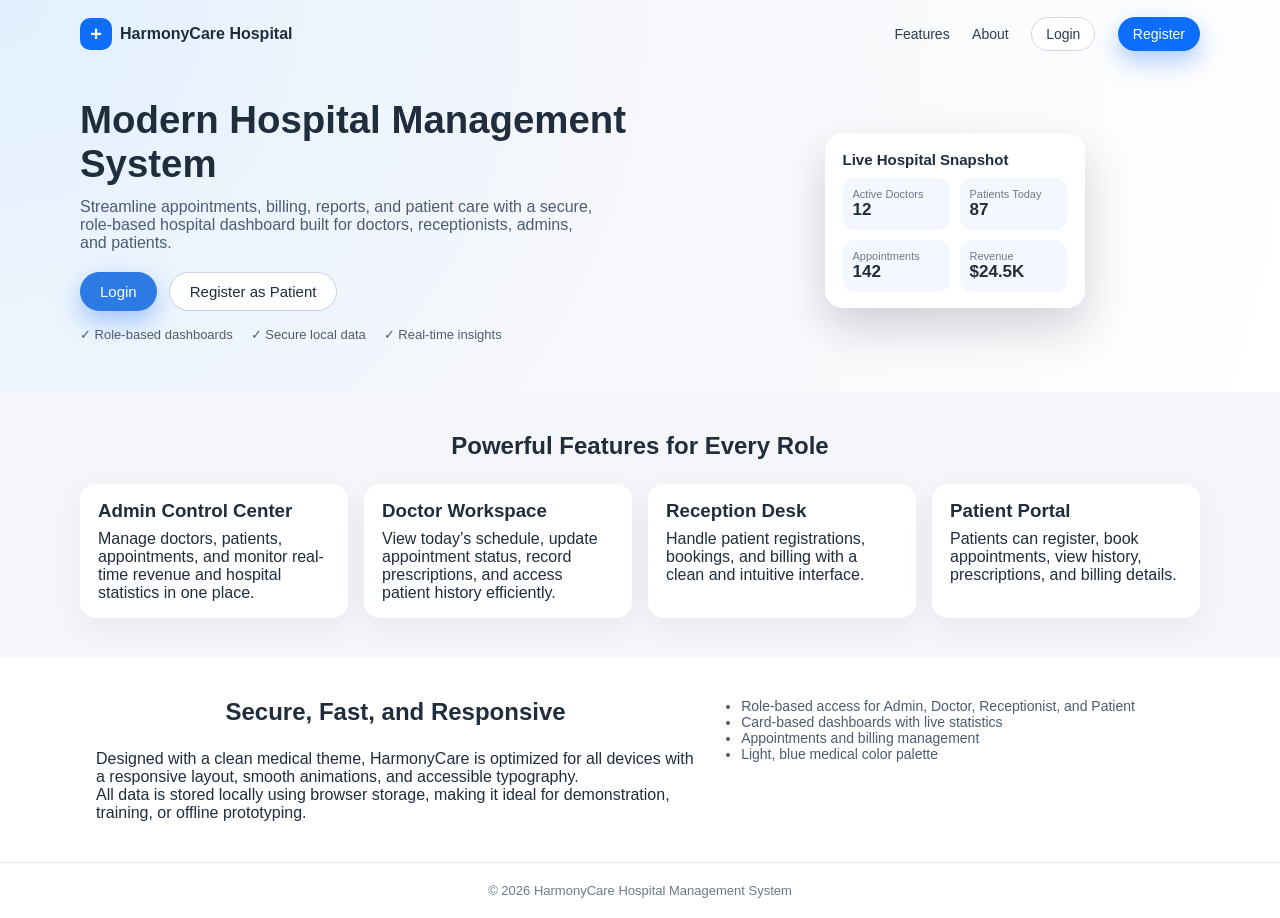
<file: index.html>
<!DOCTYPE html>
<html lang="en">

<head>
    <meta charset="UTF-8">
    <title>HarmonyCare Hospital - Management System</title>
    <meta name="viewport" content="width=device-width, initial-scale=1.0">
    <link rel="stylesheet" href="assets/css/main.css">
</head>

<body>
    <header class="hero-header">
        <div class="hero-nav container">
            <div class="logo">
                <span class="logo-icon">+</span>
                <span class="logo-text">HarmonyCare Hospital</span>
            </div>
            <nav class="hero-links">
                <a href="#features">Features</a>
                <a href="#about">About</a>
                <a href="login.html" class="nav-btn nav-login">Login</a>
                <a href="register.html" class="nav-btn nav-register">Register</a>
            </nav>
        </div>

        <section class="hero container">
            <div class="hero-content">
                <h1>Modern Hospital Management System</h1>
                <p>Streamline appointments, billing, reports, and patient care with a secure, role-based hospital
                    dashboard built for doctors, receptionists, admins, and patients.</p>
                <div class="hero-actions">
                    <a href="login.html" class="btn-primary">Login</a>
                    <a href="register.html" class="btn-outline">Register as Patient</a>
                </div>
                <div class="hero-meta">
                    <span>✓ Role-based dashboards</span>
                    <span>✓ Secure local data</span>
                    <span>✓ Real-time insights</span>
                </div>
            </div>
            <div class="hero-visual">
                <div class="hero-card">
                    <h3>Live Hospital Snapshot</h3>
                    <div class="hero-stats">
                        <div class="stat-card">
                            <span class="label">Active Doctors</span>
                            <span class="value">12</span>
                        </div>
                        <div class="stat-card">
                            <span class="label">Patients Today</span>
                            <span class="value">87</span>
                        </div>
                        <div class="stat-card">
                            <span class="label">Appointments</span>
                            <span class="value">142</span>
                        </div>
                        <div class="stat-card">
                            <span class="label">Revenue</span>
                            <span class="value">$24.5K</span>
                        </div>
                    </div>
                </div>
            </div>
        </section>
    </header>

    <main>
        <section id="features" class="section container">
            <h2>Powerful Features for Every Role</h2>
            <div class="features-grid">
                <div class="feature-card">
                    <h3>Admin Control Center</h3>
                    <p>Manage doctors, patients, appointments, and monitor real-time revenue and hospital statistics in
                        one place.</p>
                </div>
                <div class="feature-card">
                    <h3>Doctor Workspace</h3>
                    <p>View today’s schedule, update appointment status, record prescriptions, and access patient
                        history efficiently.</p>
                </div>
                <div class="feature-card">
                    <h3>Reception Desk</h3>
                    <p>Handle patient registrations, bookings, and billing with a clean and intuitive interface.</p>
                </div>
                <div class="feature-card">
                    <h3>Patient Portal</h3>
                    <p>Patients can register, book appointments, view history, prescriptions, and billing details.</p>
                </div>
            </div>
        </section>

        <section id="about" class="section alt">
            <div class="container about-grid">
                <div>
                    <h2>Secure, Fast, and Responsive</h2>
                    <p>Designed with a clean medical theme, HarmonyCare is optimized for all devices with a responsive
                        layout, smooth animations, and accessible typography.</p>
                    <p>All data is stored locally using browser storage, making it ideal for demonstration, training, or
                        offline prototyping.</p>
                </div>
                <ul class="about-list">
                    <li>Role-based access for Admin, Doctor, Receptionist, and Patient</li>
                    <li>Card-based dashboards with live statistics</li>
                    <li>Appointments and billing management</li>
                    <li>Light, blue medical color palette</li>
                </ul>
            </div>
        </section>
    </main>

    <footer class="footer">
        <div class="container">
            <p>© <span id="year"></span> HarmonyCare Hospital Management System</p>
        </div>
    </footer>

    <script>
        document.getElementById("year").textContent = new Date().getFullYear();
    </script>
</body>

</html>
</file>
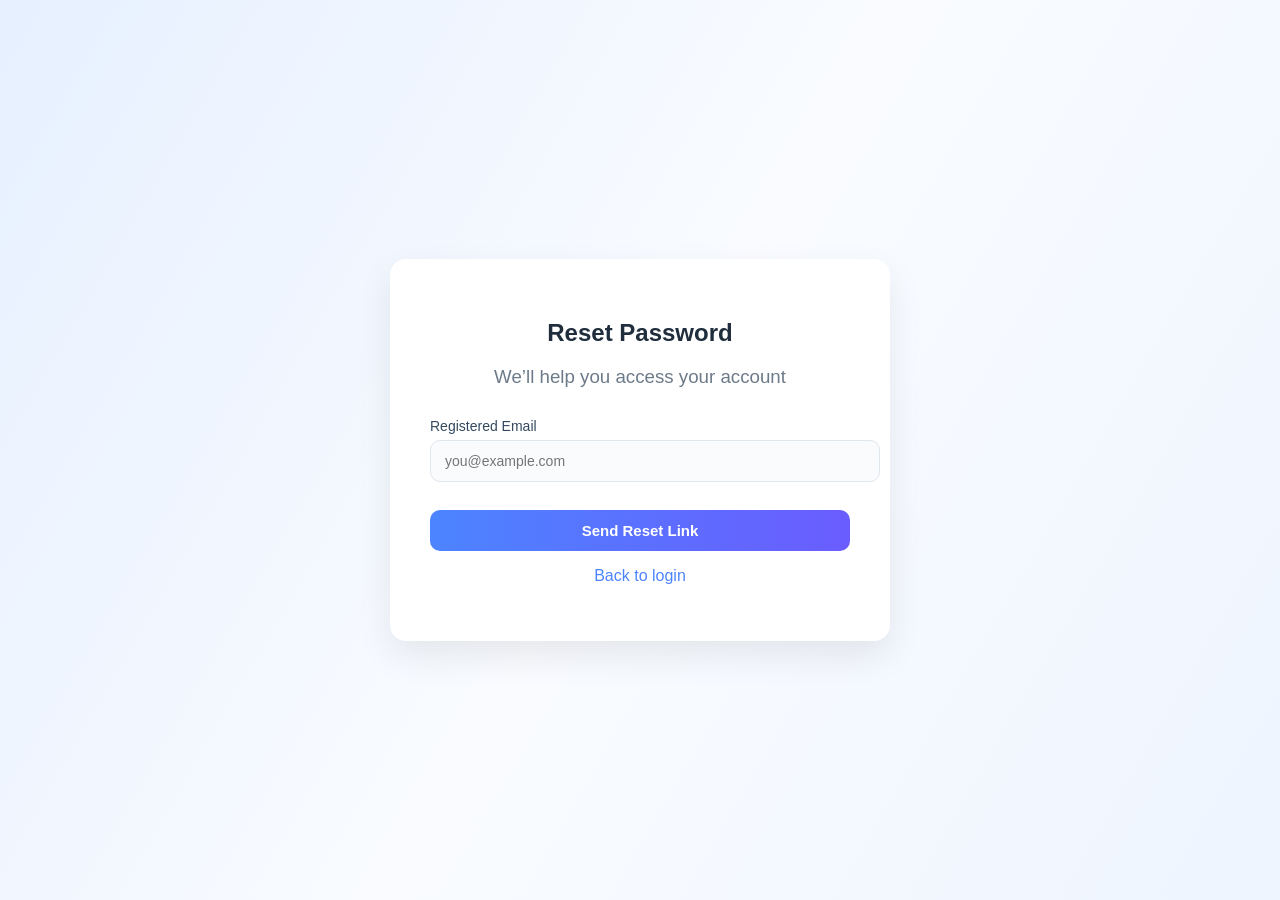
<file: forgot-password.html>
<!DOCTYPE html>
<html lang="en">

<head>
    <meta charset="UTF-8">
    <title>Forgot Password - HarmonyCare Hospital</title>
    <meta name="viewport" content="width=device-width, initial-scale=1.0">
    <link rel="stylesheet" href="assets/css/auth.css">
</head>

<body>
    <div class="auth-container">
        <div class="auth-card">
            <h2>Reset Password</h2>
            <h3>We’ll help you access your account</h3>

            <form id="forgotForm">
                <div class="form-group">
                    <label for="forgotEmail">Registered Email</label>
                    <input type="email" id="forgotEmail" placeholder="you@example.com" required>
                </div>
                <p class="success" id="forgotMessage"></p>
                <button type="submit">Send Reset Link</button>
            </form>

            <p style="margin-top: 16px; text-align: center;">
                <a href="login.html">Back to login</a>
            </p>
        </div>
    </div>

    <script src="assets/js/utils.js"></script>
    <script src="assets/js/auth.js"></script>
</body>

</html>
</file>
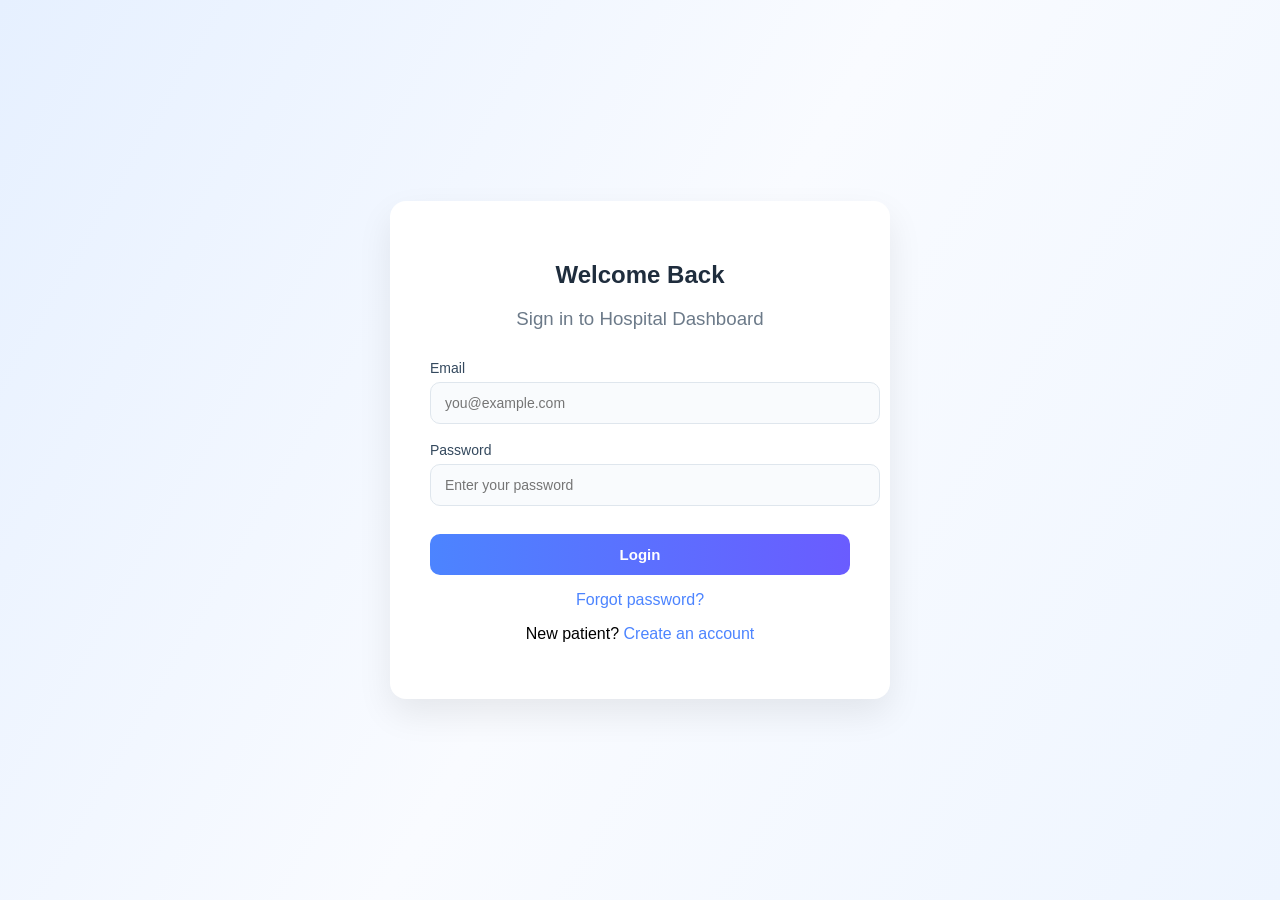
<file: login.html>
<!DOCTYPE html>
<html lang="en">

<head>
    <meta charset="UTF-8">
    <title>Login - HarmonyCare Hospital</title>
    <meta name="viewport" content="width=device-width, initial-scale=1.0">
    <link rel="stylesheet" href="assets/css/auth.css">
</head>

<body>
    <div class="auth-container">
        <div class="auth-card">
            <h2>Welcome Back</h2>
            <h3>Sign in to Hospital Dashboard</h3>

            <form id="loginForm">
                <div class="form-group">
                    <label for="loginEmail">Email</label>
                    <input type="email" id="loginEmail" placeholder="you@example.com" required>
                </div>
                <div class="form-group">
                    <label for="loginPassword">Password</label>
                    <input type="password" id="loginPassword" placeholder="Enter your password" required>
                </div>
                <p class="error" id="loginError"></p>
                <button type="submit">Login</button>
            </form>

            <p style="margin-top: 16px; text-align: center;">
                <a href="forgot-password.html">Forgot password?</a>
            </p>
            <p style="margin-top: 4px; text-align: center;">
                New patient? <a href="register.html">Create an account</a>
            </p>
        </div>
    </div>

    <script src="assets/js/utils.js"></script>
    <script src="assets/js/auth.js"></script>
</body>

</html>
</file>
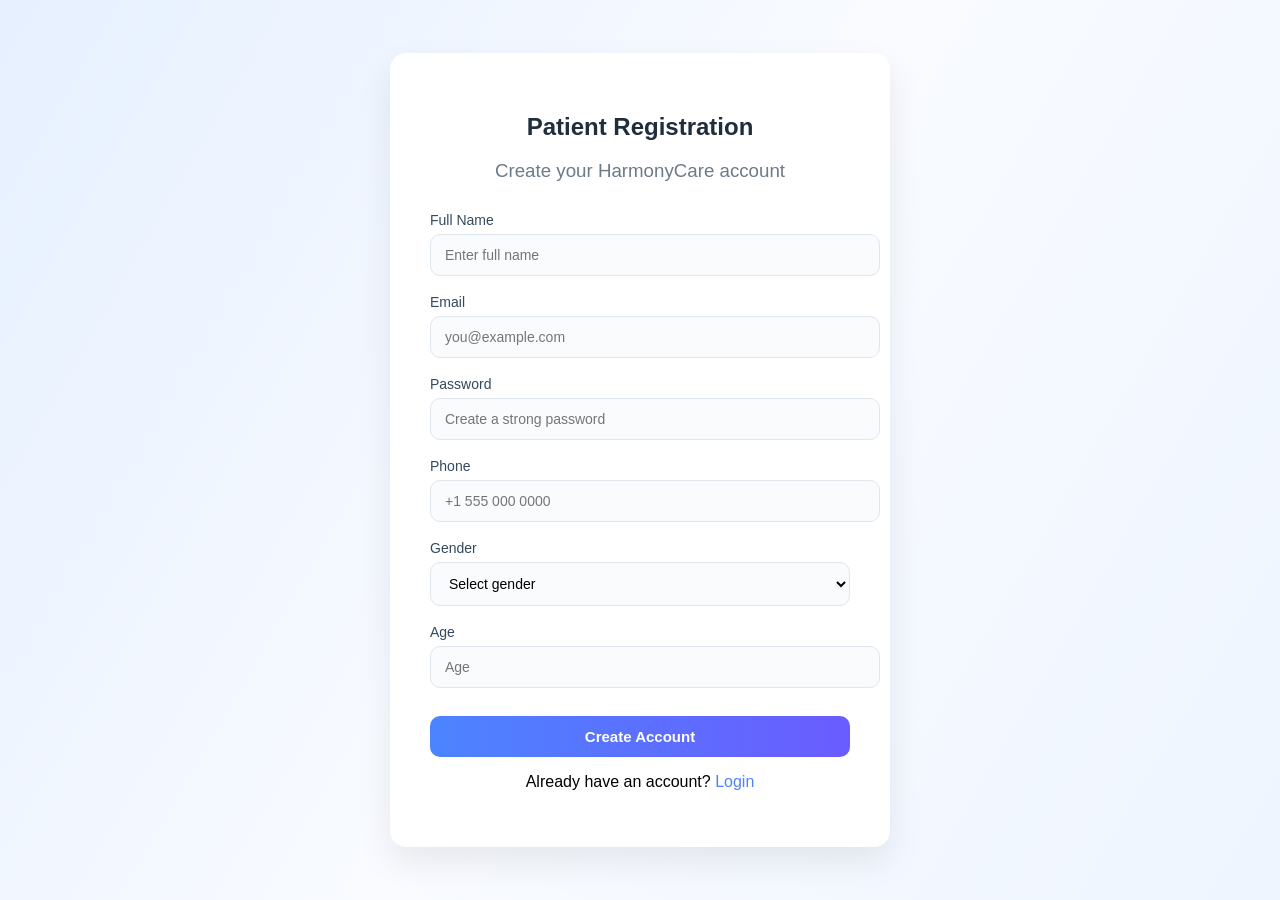
<file: register.html>
<!DOCTYPE html>
<html lang="en">

<head>
    <meta charset="UTF-8">
    <title>Patient Registration - HarmonyCare Hospital</title>
    <meta name="viewport" content="width=device-width, initial-scale=1.0">
    <link rel="stylesheet" href="assets/css/auth.css">
</head>

<body>
    <div class="auth-container">
        <div class="auth-card">
            <h2>Patient Registration</h2>
            <h3>Create your HarmonyCare account</h3>

            <form id="registerForm">
                <div class="form-group">
                    <label for="fullName">Full Name</label>
                    <input type="text" id="fullName" placeholder="Enter full name" required>
                </div>
                <div class="form-group">
                    <label for="email">Email</label>
                    <input type="email" id="email" placeholder="you@example.com" required>
                </div>
                <div class="form-group">
                    <label for="password">Password</label>
                    <input type="password" id="password" placeholder="Create a strong password" required>
                </div>
                <div class="form-group">
                    <label for="phone">Phone</label>
                    <input type="tel" id="phone" placeholder="+1 555 000 0000" required>
                </div>
                <div class="form-group">
                    <label for="gender">Gender</label>
                    <select id="gender" required>
                        <option value="">Select gender</option>
                        <option value="male">Male</option>
                        <option value="female">Female</option>
                        <option value="other">Other</option>
                    </select>
                </div>
                <div class="form-group">
                    <label for="age">Age</label>
                    <input type="number" id="age" min="0" max="120" placeholder="Age" required>
                </div>

                <p class="error" id="registerError"></p>
                <p class="success" id="registerSuccess"></p>
                <button type="submit">Create Account</button>
            </form>

            <p style="margin-top: 16px; text-align: center;">
                Already have an account? <a href="login.html">Login</a>
            </p>
        </div>
    </div>

    <script src="assets/js/utils.js"></script>
    <script src="assets/js/auth.js"></script>
</body>

</html>
</file>
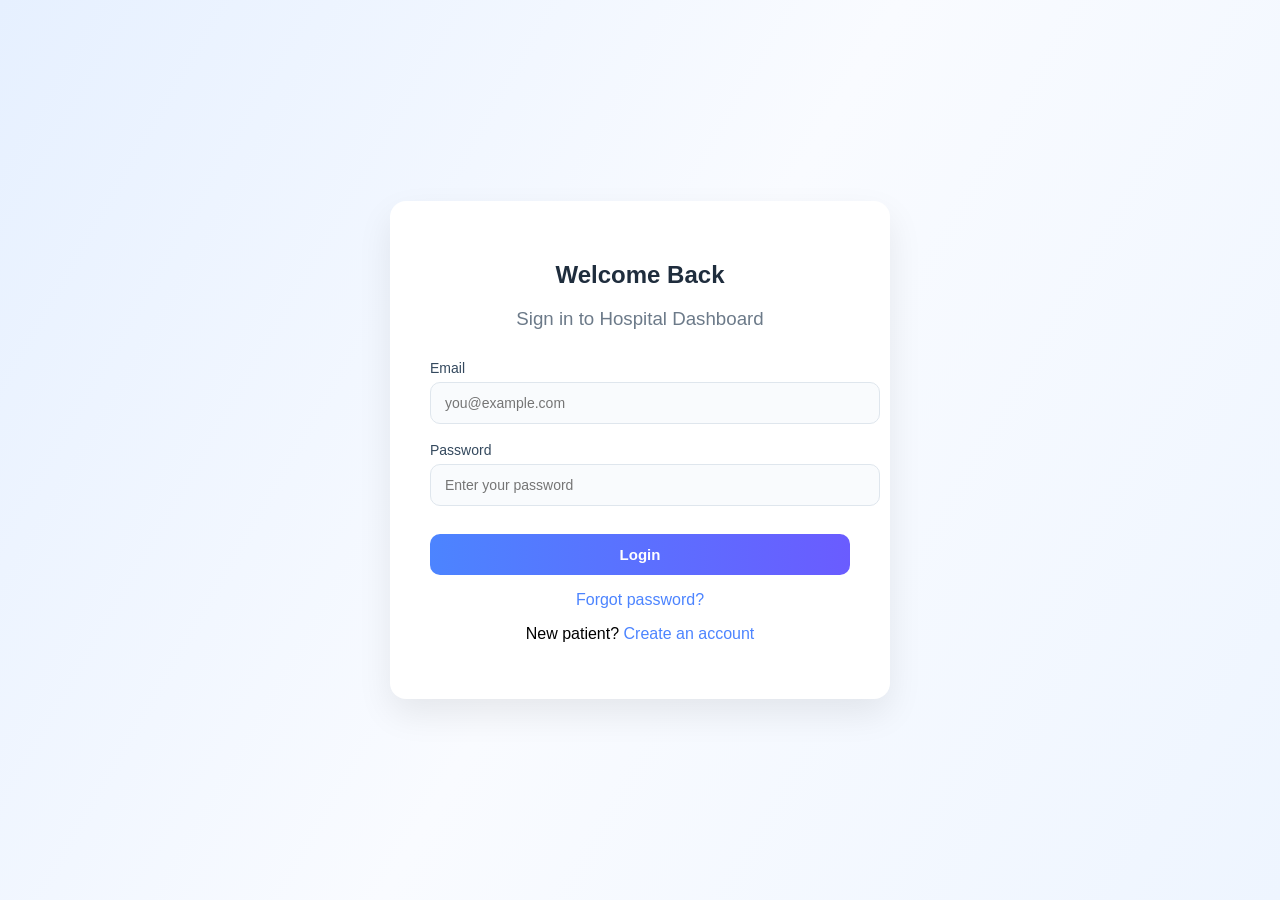
<file: dashboard/admin-dashboard.html>
<!DOCTYPE html>
<html lang="en">

<head>
    <meta charset="UTF-8">
    <title>Admin Dashboard - HarmonyCare</title>
    <meta name="viewport" content="width=device-width, initial-scale=1.0">
    <link rel="stylesheet" href="../assets/css/dashboard.css">
</head>

<body>
    <div class="dashboard-root">
        <aside class="sidebar">
            <div>
                <div class="brand">
                    <div class="brand-icon">+</div>
                    <div class="brand-text">HarmonyCare</div>
                </div>
                <ul class="sidebar-nav">
                    <li><a href="#" class="active"><span class="nav-text">Dashboard</span></a></li>
                    <li><a href="#appointments"><span class="nav-text">Appointments</span></a></li>
                    <li><a href="#patients"><span class="nav-text">Patients</span></a></li>
                    <li><a href="#doctors"><span class="nav-text">Doctors</span></a></li>
                    <li><a href="#billing"><span class="nav-text">Billing</span></a></li>
                    <li><a href="#reports"><span class="nav-text">Reports</span></a></li>
                    <li><a href="#settings"><span class="nav-text">Settings</span></a></li>
                </ul>
            </div>
            <div class="sidebar-footer">
                Admin access · Full control
            </div>
        </aside>

        <main class="main">
            <header class="topbar">
                <div class="topbar-title">Admin Overview</div>
                <div class="topbar-profile">
                    <button id="logoutBtn" class="btn-ghost logout-btn">Logout</button>
                    <div class="profile-info">
                        <div class="name" id="profileName">Admin</div>
                        <div class="role" id="profileRole">Admin</div>
                    </div>
                    <div class="profile-avatar">A</div>
                </div>
            </header>

            <section class="content">
                <div class="cards-grid">
                    <div class="card card-highlight">
                        <h3>Total Doctors</h3>
                        <div class="card-value" id="statTotalDoctors">0</div>
                        <small>Active in system</small>
                    </div>
                    <div class="card card-highlight">
                        <h3>Total Patients</h3>
                        <div class="card-value" id="statTotalPatients">0</div>
                        <small>Registered patients</small>
                    </div>
                    <div class="card card-highlight">
                        <h3>Total Appointments</h3>
                        <div class="card-value" id="statTotalAppointments">0</div>
                        <small>All-time records</small>
                    </div>
                    <div class="card card-highlight">
                        <h3>Total Revenue</h3>
                        <div class="card-value" id="statTotalRevenue">$0.00</div>
                        <small>From billing records</small>
                    </div>
                </div>

                <h2 class="section-title" id="doctors">Doctor Management</h2>
                <div class="layout-two-column">
                    <div class="table-card">
                        <div class="table-card-header">
                            <h3>Doctor List</h3>
                            <input class="table-search" type="search" id="doctorSearch" placeholder="Search doctor">
                        </div>
                        <table>
                            <thead>
                                <tr>
                                    <th>Name</th>
                                    <th>Email</th>
                                </tr>
                            </thead>
                            <tbody id="doctorTableBody"></tbody>
                        </table>
                    </div>
                    <div class="form-card">
                        <h3>Add Doctor</h3>
                        <form id="addDoctorForm">
                            <div class="form-grid">
                                <div class="form-group">
                                    <label for="doctorName">Full Name</label>
                                    <input type="text" id="doctorName" required>
                                </div>
                                <div class="form-group">
                                    <label for="doctorEmail">Email</label>
                                    <input type="email" id="doctorEmail" required>
                                </div>
                                <div class="form-group">
                                    <label for="doctorPassword">Password</label>
                                    <input type="password" id="doctorPassword" required>
                                </div>
                            </div>
                            <button type="submit" class="btn-primary">Add Doctor</button>
                        </form>
                    </div>
                </div>

                <h2 class="section-title" id="patients">Patient Management</h2>
                <div class="table-card">
                    <div class="table-card-header">
                        <h3>Patients</h3>
                        <input class="table-search" type="search" id="patientSearch" placeholder="Search patient">
                    </div>
                    <table>
                        <thead>
                            <tr>
                                <th>Name</th>
                                <th>Email</th>
                                <th>Phone</th>
                            </tr>
                        </thead>
                        <tbody id="patientTableBody"></tbody>
                    </table>
                </div>

                <h2 class="section-title" id="appointments">Appointment Management</h2>
                <div class="table-card">
                    <div class="table-card-header">
                        <h3>All Appointments</h3>
                    </div>
                    <table>
                        <thead>
                            <tr>
                                <th>Patient</th>
                                <th>Doctor</th>
                                <th>Department</th>
                                <th>Date & Time</th>
                                <th>Status</th>
                                <th>Update</th>
                            </tr>
                        </thead>
                        <tbody id="appointmentsTableBody"></tbody>
                    </table>
                </div>

                <h2 class="section-title" id="billing">Billing</h2>
                <div class="layout-two-column">
                    <div class="form-card">
                        <h3>Create Bill</h3>
                        <form id="billingForm">
                            <div class="form-grid">
                                <div class="form-group">
                                    <label for="billingPatientName">Patient Name</label>
                                    <input type="text" id="billingPatientName" required>
                                </div>
                                <div class="form-group">
                                    <label for="billingServices">Services (comma separated)</label>
                                    <input type="text" id="billingServices" required>
                                </div>
                                <div class="form-group">
                                    <label for="billingAmount">Amount ($)</label>
                                    <input type="number" step="0.01" id="billingAmount" required>
                                </div>
                            </div>
                            <button type="submit" class="btn-primary">Save Bill</button>
                        </form>
                    </div>
                    <div class="table-card">
                        <div class="table-card-header">
                            <h3>Billing Records</h3>
                            <div>Total: <strong id="billingTotalAmount">$0.00</strong></div>
                        </div>
                        <table>
                            <thead>
                                <tr>
                                    <th>Patient</th>
                                    <th>Services</th>
                                    <th>Amount</th>
                                    <th>Date</th>
                                </tr>
                            </thead>
                            <tbody id="billingTableBody"></tbody>
                        </table>
                    </div>
                </div>

                <h2 class="section-title" id="reports">Reports</h2>
                <div class="cards-grid">
                    <div class="card">
                        <h3>Total Patients</h3>
                        <div class="card-value" id="reportTotalPatients">0</div>
                    </div>
                    <div class="card">
                        <h3>Total Doctors</h3>
                        <div class="card-value" id="reportTotalDoctors">0</div>
                    </div>
                    <div class="card">
                        <h3>Total Appointments</h3>
                        <div class="card-value" id="reportTotalAppointments">0</div>
                    </div>
                    <div class="card">
                        <h3>Total Revenue</h3>
                        <div class="card-value" id="reportTotalRevenue">$0.00</div>
                    </div>
                </div>
            </section>
        </main>
    </div>

    <script src="../assets/js/utils.js"></script>
    <script src="../assets/js/auth.js"></script>
    <script src="../assets/js/role.js"></script>
    <script src="../assets/js/appointments.js"></script>
    <script src="../assets/js/billing.js"></script>
    <script src="../assets/js/reports.js"></script>
    <script>
        (function () {
        const { STORAGE_KEYS, getFromStorage, setInStorage, generateId, escapeHtml } = window.HMSUtils;
        const user = window.HMSRole.requireRole("admin");
        if (!user || user.role !== "admin") {
            return;
        }

        function refreshAdminStats() {
            const users = getFromStorage(STORAGE_KEYS.USERS, []);
            const appointments = getFromStorage(STORAGE_KEYS.APPOINTMENTS, []);
            const billing = getFromStorage(STORAGE_KEYS.BILLING, []);

            const totalPatients = users.filter(u => u.role === "patient").length;
            const totalDoctors = users.filter(u => u.role === "doctor").length;
            const totalAppointments = appointments.length;
            const totalRevenue = billing.reduce((sum, b) => sum + (b.amount || 0), 0);

            document.getElementById("statTotalPatients").textContent = totalPatients;
            document.getElementById("statTotalDoctors").textContent = totalDoctors;
            document.getElementById("statTotalAppointments").textContent = totalAppointments;
            document.getElementById("statTotalRevenue").textContent = `$${totalRevenue.toFixed(2)}`;
        }

        function renderDoctorList() {
            const users = getFromStorage(STORAGE_KEYS.USERS, []);
            const doctors = users.filter(u => u.role === "doctor");
            const body = document.getElementById("doctorTableBody");
            body.innerHTML = "";
            doctors.forEach(d => {
                const tr = document.createElement("tr");
                tr.innerHTML = `<td>${escapeHtml(d.name)}</td><td>${escapeHtml(d.email)}</td>`;
                body.appendChild(tr);
            });
        }

        function renderPatientList() {
            const users = getFromStorage(STORAGE_KEYS.USERS, []);
            const patients = users.filter(u => u.role === "patient");
            const body = document.getElementById("patientTableBody");
            body.innerHTML = "";
            patients.forEach(p => {
                const tr = document.createElement("tr");
                tr.innerHTML = `<td>${escapeHtml(p.name)}</td><td>${escapeHtml(p.email)}</td><td>${escapeHtml(p.phone || "-")}</td>`;
                body.appendChild(tr);
            });
        }

        document.addEventListener("DOMContentLoaded", () => {
            // Doctor add
            document.getElementById("addDoctorForm").addEventListener("submit", (e) => {
                e.preventDefault();
                const name = document.getElementById("doctorName").value.trim();
                const email = document.getElementById("doctorEmail").value.trim().toLowerCase();
                const password = document.getElementById("doctorPassword").value;

                if (!name || !email || !password) return;

                let users = getFromStorage(STORAGE_KEYS.USERS, []);
                if (users.some(u => u.email === email)) {
                    alert("A user with this email already exists.");
                    return;
                }

                users.push({
                    id: generateId("user"),
                    name,
                    email,
                    password,
                    role: "doctor"
                });
                setInStorage(STORAGE_KEYS.USERS, users);
                e.target.reset();
                renderDoctorList();
                refreshAdminStats();
            });

            // Initial fills
            renderDoctorList();
            renderPatientList();
            refreshAdminStats();
        });
        })();
    </script>
</body>

</html>
</file>
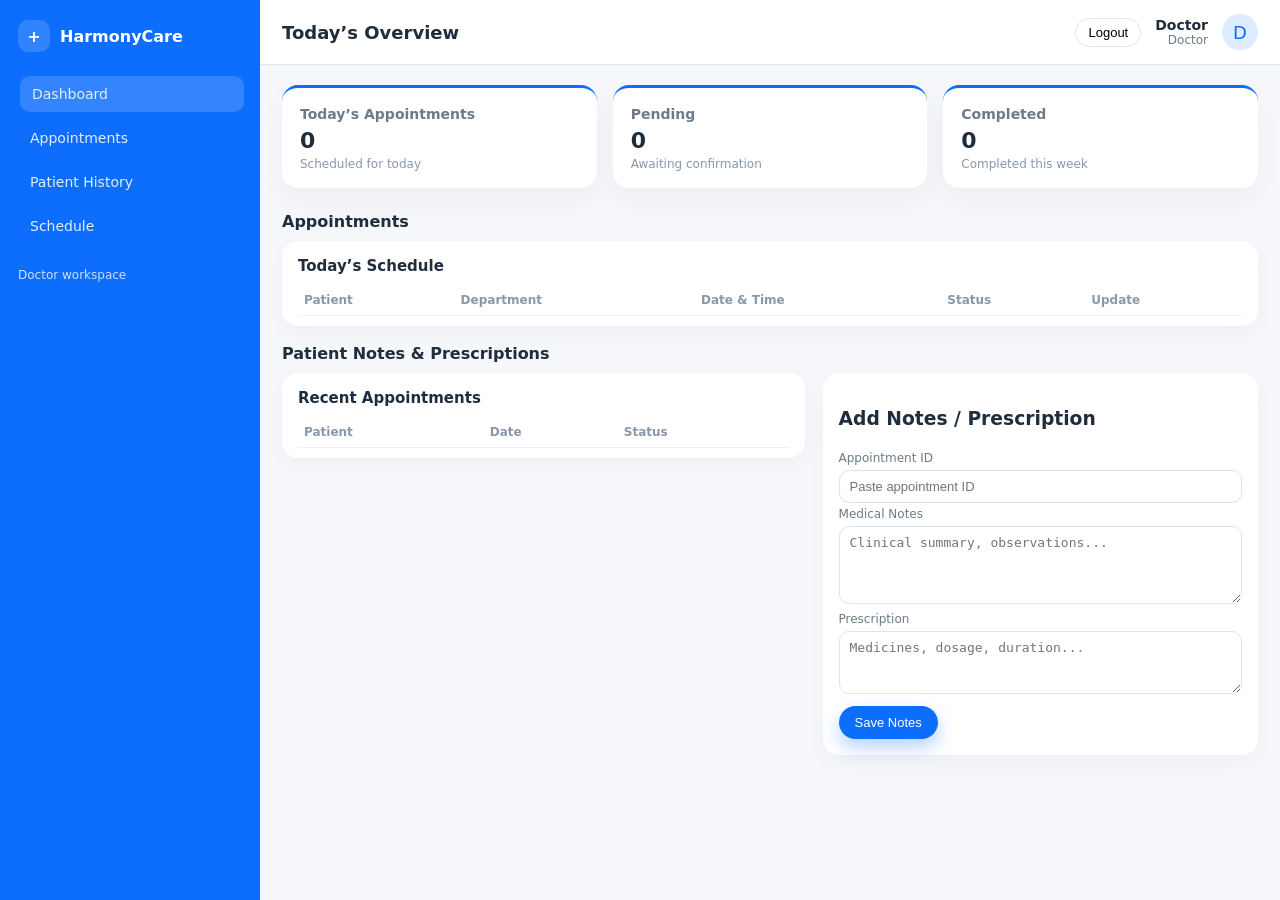
<file: dashboard/doctor-dashboard.html>
<!DOCTYPE html>
<html lang="en">

<head>
    <meta charset="UTF-8">
    <title>Doctor Dashboard - HarmonyCare</title>
    <meta name="viewport" content="width=device-width, initial-scale=1.0">
    <link rel="stylesheet" href="../assets/css/dashboard.css">
</head>

<body>
    <div class="dashboard-root">
        <aside class="sidebar">
            <div>
                <div class="brand">
                    <div class="brand-icon">+</div>
                    <div class="brand-text">HarmonyCare</div>
                </div>
                <ul class="sidebar-nav">
                    <li><a href="#" class="active"><span class="nav-text">Dashboard</span></a></li>
                    <li><a href="#appointments"><span class="nav-text">Appointments</span></a></li>
                    <li><a href="#patients"><span class="nav-text">Patient History</span></a></li>
                    <li><a href="#schedule"><span class="nav-text">Schedule</span></a></li>
                </ul>
            </div>
            <div class="sidebar-footer">
                Doctor workspace
            </div>
        </aside>

        <main class="main">
            <header class="topbar">
                <div class="topbar-title">Today’s Overview</div>
                <div class="topbar-profile">
                    <button id="logoutBtn" class="btn-ghost logout-btn">Logout</button>
                    <div class="profile-info">
                        <div class="name" id="profileName">Doctor</div>
                        <div class="role" id="profileRole">Doctor</div>
                    </div>
                    <div class="profile-avatar">D</div>
                </div>
            </header>

            <section class="content">
                <div class="cards-grid">
                    <div class="card card-highlight">
                        <h3>Today’s Appointments</h3>
                        <div class="card-value" id="doctorTodayAppointments">0</div>
                        <small>Scheduled for today</small>
                    </div>
                    <div class="card card-highlight">
                        <h3>Pending</h3>
                        <div class="card-value" id="doctorPendingAppointments">0</div>
                        <small>Awaiting confirmation</small>
                    </div>
                    <div class="card card-highlight">
                        <h3>Completed</h3>
                        <div class="card-value" id="doctorCompletedAppointments">0</div>
                        <small>Completed this week</small>
                    </div>
                </div>

                <h2 class="section-title" id="appointments">Appointments</h2>
                <div class="table-card">
                    <div class="table-card-header">
                        <h3>Today’s Schedule</h3>
                    </div>
                    <table>
                        <thead>
                            <tr>
                                <th>Patient</th>
                                <th>Department</th>
                                <th>Date &amp; Time</th>
                                <th>Status</th>
                                <th>Update</th>
                            </tr>
                        </thead>
                        <tbody id="appointmentsTableBody"></tbody>
                    </table>
                </div>

                <h2 class="section-title" id="patients">Patient Notes &amp; Prescriptions</h2>
                <div class="layout-two-column">
                    <div class="table-card">
                        <div class="table-card-header">
                            <h3>Recent Appointments</h3>
                        </div>
                        <table>
                            <thead>
                                <tr>
                                    <th>Patient</th>
                                    <th>Date</th>
                                    <th>Status</th>
                                </tr>
                            </thead>
                            <tbody id="doctorHistoryBody"></tbody>
                        </table>
                    </div>
                    <div class="form-card">
                        <h3>Add Notes / Prescription</h3>
                        <form id="doctorNotesForm">
                            <div class="form-group">
                                <label for="notesAppointmentId">Appointment ID</label>
                                <input type="text" id="notesAppointmentId" placeholder="Paste appointment ID">
                            </div>
                            <div class="form-group">
                                <label for="notesText">Medical Notes</label>
                                <textarea id="notesText" rows="4" placeholder="Clinical summary, observations..."></textarea>
                            </div>
                            <div class="form-group">
                                <label for="prescriptionText">Prescription</label>
                                <textarea id="prescriptionText" rows="3" placeholder="Medicines, dosage, duration..."></textarea>
                            </div>
                            <button type="submit" class="btn-primary">Save Notes</button>
                        </form>
                    </div>
                </div>
            </section>
        </main>
    </div>

    <script src="../assets/js/utils.js"></script>
    <script src="../assets/js/auth.js"></script>
    <script src="../assets/js/role.js"></script>
    <script src="../assets/js/appointments.js"></script>
    <script>
        const { STORAGE_KEYS, getFromStorage, setInStorage, getCurrentUser, formatDateTime, escapeHtml } = window.HMSUtils;
        const user = window.HMSRole.requireRole("doctor");
        if (!user || user.role !== "doctor") {
            return;
        }

        function loadDoctorDashboard() {
            const appointments = getFromStorage(STORAGE_KEYS.APPOINTMENTS, [])
                .filter(a => a.doctorName === user.name || a.doctorId === user.id);

            const today = new Date().toISOString().slice(0, 10);
            const todayAppointments = appointments.filter(a => a.date === today);
            const pending = appointments.filter(a => a.status === "pending");
            const completed = appointments.filter(a => a.status === "completed");

            document.getElementById("doctorTodayAppointments").textContent = todayAppointments.length;
            document.getElementById("doctorPendingAppointments").textContent = pending.length;
            document.getElementById("doctorCompletedAppointments").textContent = completed.length;

            const historyBody = document.getElementById("doctorHistoryBody");
            historyBody.innerHTML = "";
            appointments.slice(-10).forEach(a => {
                const tr = document.createElement("tr");
                tr.innerHTML = `
                    <td>${escapeHtml(a.patientName)}</td>
                    <td>${formatDateTime(a.date, a.time)}</td>
                    <td>${escapeHtml(a.status)}</td>
                `;
                historyBody.appendChild(tr);
            });
        }

        document.addEventListener("DOMContentLoaded", () => {
            loadDoctorDashboard();

            document.getElementById("doctorNotesForm").addEventListener("submit", (e) => {
                e.preventDefault();
                const idInput = document.getElementById("notesAppointmentId");
                const notesInput = document.getElementById("notesText");
                const prescriptionInput = document.getElementById("prescriptionText");

                const id = idInput.value.trim();
                if (!id) {
                    alert("Please provide appointment ID.");
                    return;
                }

                const appointments = getFromStorage(STORAGE_KEYS.APPOINTMENTS, []);
                const idx = appointments.findIndex(a => a.id === id);
                if (idx === -1) {
                    alert("Appointment not found. Make sure ID is correct.");
                    return;
                }

                appointments[idx].notes = notesInput.value.trim();
                appointments[idx].prescriptions = prescriptionInput.value.trim();
                setInStorage(STORAGE_KEYS.APPOINTMENTS, appointments);
                e.target.reset();
                loadDoctorDashboard();
            });
        });
    </script>
</body>

</html>
</file>
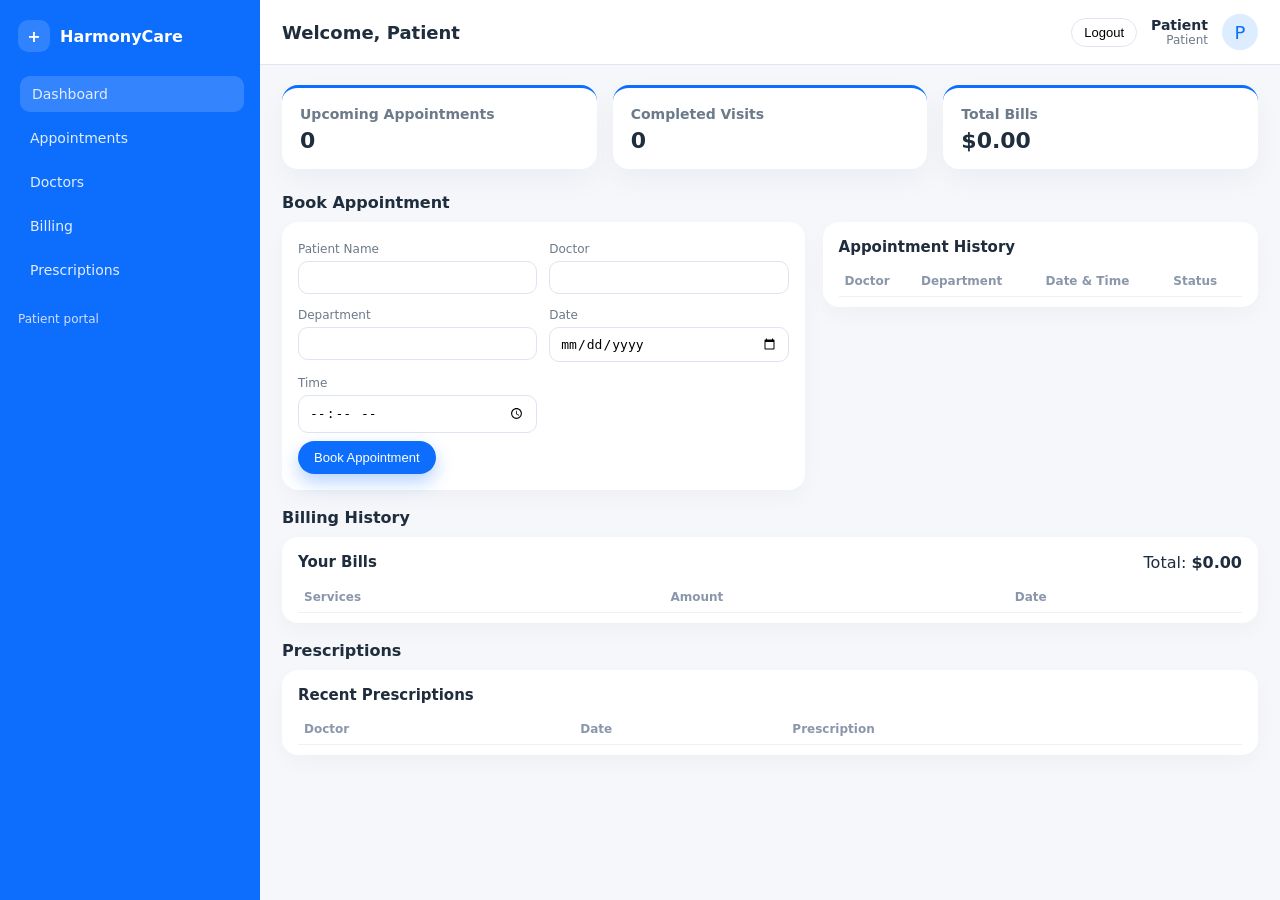
<file: dashboard/patient-dashboard.html>
<!DOCTYPE html>
<html lang="en">

<head>
    <meta charset="UTF-8">
    <title>Patient Dashboard - HarmonyCare</title>
    <meta name="viewport" content="width=device-width, initial-scale=1.0">
    <link rel="stylesheet" href="../assets/css/dashboard.css">
</head>

<body>
    <div class="dashboard-root">
        <aside class="sidebar">
            <div>
                <div class="brand">
                    <div class="brand-icon">+</div>
                    <div class="brand-text">HarmonyCare</div>
                </div>
                <ul class="sidebar-nav">
                    <li><a href="#" class="active"><span class="nav-text">Dashboard</span></a></li>
                    <li><a href="#appointments"><span class="nav-text">Appointments</span></a></li>
                    <li><a href="#doctors"><span class="nav-text">Doctors</span></a></li>
                    <li><a href="#billing"><span class="nav-text">Billing</span></a></li>
                    <li><a href="#prescriptions"><span class="nav-text">Prescriptions</span></a></li>
                </ul>
            </div>
            <div class="sidebar-footer">
                Patient portal
            </div>
        </aside>

        <main class="main">
            <header class="topbar">
                <div class="topbar-title">Welcome, Patient</div>
                <div class="topbar-profile">
                    <button id="logoutBtn" class="btn-ghost logout-btn">Logout</button>
                    <div class="profile-info">
                        <div class="name" id="profileName">Patient</div>
                        <div class="role" id="profileRole">Patient</div>
                    </div>
                    <div class="profile-avatar">P</div>
                </div>
            </header>

            <section class="content">
                <div class="cards-grid">
                    <div class="card card-highlight">
                        <h3>Upcoming Appointments</h3>
                        <div class="card-value" id="patientUpcomingAppointments">0</div>
                    </div>
                    <div class="card card-highlight">
                        <h3>Completed Visits</h3>
                        <div class="card-value" id="patientCompletedAppointments">0</div>
                    </div>
                    <div class="card card-highlight">
                        <h3>Total Bills</h3>
                        <div class="card-value" id="patientTotalBills">$0.00</div>
                    </div>
                </div>

                <h2 class="section-title" id="appointments">Book Appointment</h2>
                <div class="layout-two-column">
                    <div class="form-card">
                        <form id="appointmentForm">
                            <div class="form-grid">
                                <div class="form-group">
                                    <label for="appointmentPatientName">Patient Name</label>
                                    <input type="text" id="appointmentPatientName" required>
                                </div>
                                <div class="form-group">
                                    <label for="appointmentDoctorName">Doctor</label>
                                    <input type="text" id="appointmentDoctorName" required>
                                </div>
                                <div class="form-group">
                                    <label for="appointmentDepartment">Department</label>
                                    <input type="text" id="appointmentDepartment" required>
                                </div>
                                <div class="form-group">
                                    <label for="appointmentDate">Date</label>
                                    <input type="date" id="appointmentDate" required>
                                </div>
                                <div class="form-group">
                                    <label for="appointmentTime">Time</label>
                                    <input type="time" id="appointmentTime" required>
                                </div>
                            </div>
                            <button type="submit" class="btn-primary">Book Appointment</button>
                        </form>
                    </div>
                    <div class="table-card">
                        <div class="table-card-header">
                            <h3>Appointment History</h3>
                        </div>
                        <table>
                            <thead>
                                <tr>
                                    <th>Doctor</th>
                                    <th>Department</th>
                                    <th>Date &amp; Time</th>
                                    <th>Status</th>
                                </tr>
                            </thead>
                            <tbody id="appointmentsTableBody"></tbody>
                        </table>
                    </div>
                </div>

                <h2 class="section-title" id="billing">Billing History</h2>
                <div class="table-card">
                    <div class="table-card-header">
                        <h3>Your Bills</h3>
                        <div>Total: <strong id="billingTotalAmount">$0.00</strong></div>
                    </div>
                    <table>
                        <thead>
                            <tr>
                                <th>Services</th>
                                <th>Amount</th>
                                <th>Date</th>
                            </tr>
                        </thead>
                        <tbody id="billingTableBody"></tbody>
                    </table>
                </div>

                <h2 class="section-title" id="prescriptions">Prescriptions</h2>
                <div class="table-card">
                    <div class="table-card-header">
                        <h3>Recent Prescriptions</h3>
                    </div>
                    <table>
                        <thead>
                            <tr>
                                <th>Doctor</th>
                                <th>Date</th>
                                <th>Prescription</th>
                            </tr>
                        </thead>
                        <tbody id="patientPrescriptionsBody"></tbody>
                    </table>
                </div>
            </section>
        </main>
    </div>

    <script src="../assets/js/utils.js"></script>
    <script src="../assets/js/auth.js"></script>
    <script src="../assets/js/role.js"></script>
    <script src="../assets/js/appointments.js"></script>
    <script src="../assets/js/billing.js"></script>
    <script>
        const { STORAGE_KEYS, getFromStorage, getCurrentUser, formatDateTime, formatDate, escapeHtml } = window.HMSUtils;
        const user = window.HMSRole.requireRole("patient");
        if (!user || user.role !== "patient") {
            return;
        }

        function refreshPatientStats() {
            const appointments = getFromStorage(STORAGE_KEYS.APPOINTMENTS, [])
                .filter(a => a.patientId === user.id || a.patientName === user.name);
            const billing = getFromStorage(STORAGE_KEYS.BILLING, [])
                .filter(b => b.patientName === user.name);

            const upcoming = appointments.filter(a => a.status === "pending" || a.status === "approved");
            const completed = appointments.filter(a => a.status === "completed");
            const totalBills = billing.reduce((sum, b) => sum + (b.amount || 0), 0);

            document.getElementById("patientUpcomingAppointments").textContent = upcoming.length;
            document.getElementById("patientCompletedAppointments").textContent = completed.length;
            document.getElementById("patientTotalBills").textContent = `$${totalBills.toFixed(2)}`;

            const prescriptionsBody = document.getElementById("patientPrescriptionsBody");
            prescriptionsBody.innerHTML = "";
            appointments.filter(a => a.prescriptions).slice(-10).forEach(a => {
                const tr = document.createElement("tr");
                tr.innerHTML = `
                    <td>${escapeHtml(a.doctorName)}</td>
                    <td>${formatDateTime(a.date, a.time)}</td>
                    <td>${escapeHtml(a.prescriptions)}</td>
                `;
                prescriptionsBody.appendChild(tr);
            });
        }

        document.addEventListener("DOMContentLoaded", () => {
            const current = getCurrentUser();
            const patientNameInput = document.getElementById("appointmentPatientName");
            if (current && patientNameInput) {
                patientNameInput.value = current.name;
            }
            refreshPatientStats();
        });
    </script>
</body>

</html>
</file>
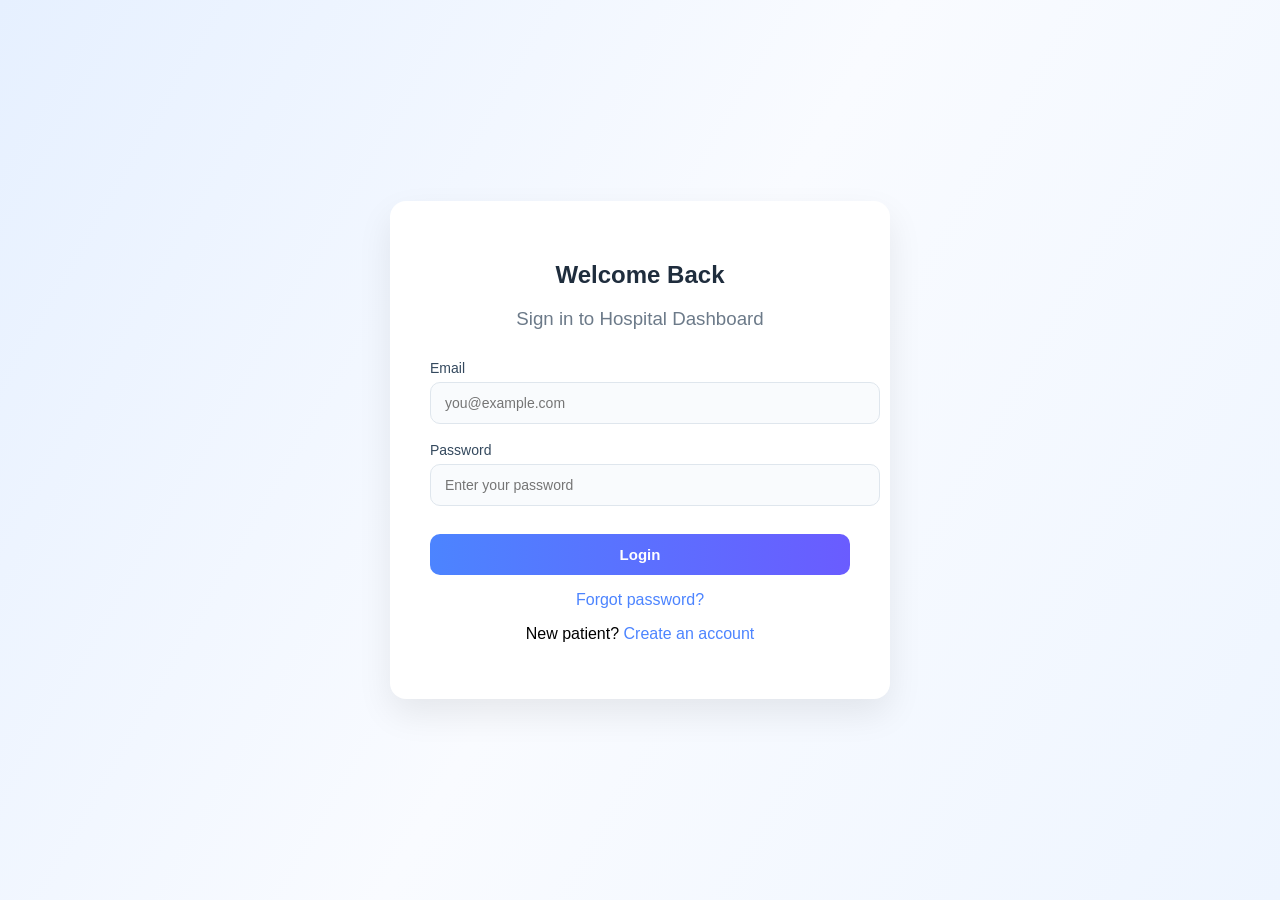
<file: dashboard/reception-dashboard.html>
<!DOCTYPE html>
<html lang="en">

<head>
    <meta charset="UTF-8">
    <title>Reception Dashboard - HarmonyCare</title>
    <meta name="viewport" content="width=device-width, initial-scale=1.0">
    <link rel="stylesheet" href="../assets/css/dashboard.css">
</head>

<body>
    <div class="dashboard-root">
        <aside class="sidebar">
            <div>
                <div class="brand">
                    <div class="brand-icon">+</div>
                    <div class="brand-text">HarmonyCare</div>
                </div>
                <ul class="sidebar-nav">
                    <li><a href="#" class="active"><span class="nav-text">Dashboard</span></a></li>
                    <li><a href="#appointments"><span class="nav-text">Appointments</span></a></li>
                    <li><a href="#patients"><span class="nav-text">Patients</span></a></li>
                    <li><a href="#billing"><span class="nav-text">Billing</span></a></li>
                </ul>
            </div>
            <div class="sidebar-footer">
                Reception &amp; front desk
            </div>
        </aside>

        <main class="main">
            <header class="topbar">
                <div class="topbar-title">Reception Overview</div>
                <div class="topbar-profile">
                    <button id="logoutBtn" class="btn-ghost logout-btn">Logout</button>
                    <div class="profile-info">
                        <div class="name" id="profileName">Reception</div>
                        <div class="role" id="profileRole">Receptionist</div>
                    </div>
                    <div class="profile-avatar">R</div>
                </div>
            </header>

            <section class="content">
                <div class="cards-grid">
                    <div class="card card-highlight">
                        <h3>Waiting Queue</h3>
                        <div class="card-value" id="receptionQueueCount">0</div>
                        <small>Appointments pending today</small>
                    </div>
                    <div class="card card-highlight">
                        <h3>Booked Today</h3>
                        <div class="card-value" id="receptionBookedToday">0</div>
                        <small>New bookings</small>
                    </div>
                    <div class="card card-highlight">
                        <h3>Total Patients</h3>
                        <div class="card-value" id="receptionTotalPatients">0</div>
                    </div>
                </div>

                <h2 class="section-title" id="patients">Quick Patient Registration</h2>
                <div class="form-card">
                    <form id="receptionRegisterForm">
                        <div class="form-grid">
                            <div class="form-group">
                                <label for="recFullName">Full Name</label>
                                <input type="text" id="recFullName" required>
                            </div>
                            <div class="form-group">
                                <label for="recEmail">Email</label>
                                <input type="email" id="recEmail" required>
                            </div>
                            <div class="form-group">
                                <label for="recPhone">Phone</label>
                                <input type="tel" id="recPhone" required>
                            </div>
                        </div>
                        <button type="submit" class="btn-primary">Register Patient</button>
                    </form>
                </div>

                <h2 class="section-title" id="appointments">Book Appointment</h2>
                <div class="layout-two-column">
                    <div class="form-card">
                        <form id="appointmentForm">
                            <div class="form-grid">
                                <div class="form-group">
                                    <label for="appointmentPatientName">Patient Name</label>
                                    <input type="text" id="appointmentPatientName" required>
                                </div>
                                <div class="form-group">
                                    <label for="appointmentDoctorName">Doctor</label>
                                    <input type="text" id="appointmentDoctorName" required>
                                </div>
                                <div class="form-group">
                                    <label for="appointmentDepartment">Department</label>
                                    <input type="text" id="appointmentDepartment" required>
                                </div>
                                <div class="form-group">
                                    <label for="appointmentDate">Date</label>
                                    <input type="date" id="appointmentDate" required>
                                </div>
                                <div class="form-group">
                                    <label for="appointmentTime">Time</label>
                                    <input type="time" id="appointmentTime" required>
                                </div>
                            </div>
                            <button type="submit" class="btn-primary">Create Appointment</button>
                        </form>
                    </div>
                    <div class="table-card">
                        <div class="table-card-header">
                            <h3>Waiting Queue</h3>
                        </div>
                        <table>
                            <thead>
                                <tr>
                                    <th>Patient</th>
                                    <th>Doctor</th>
                                    <th>Date &amp; Time</th>
                                    <th>Status</th>
                                </tr>
                            </thead>
                            <tbody id="appointmentsTableBody"></tbody>
                        </table>
                    </div>
                </div>

                <h2 class="section-title" id="billing">Billing</h2>
                <div class="layout-two-column">
                    <div class="form-card">
                        <h3>Create Bill</h3>
                        <form id="billingForm">
                            <div class="form-grid">
                                <div class="form-group">
                                    <label for="billingPatientName">Patient Name</label>
                                    <input type="text" id="billingPatientName" required>
                                </div>
                                <div class="form-group">
                                    <label for="billingServices">Services (comma separated)</label>
                                    <input type="text" id="billingServices" required>
                                </div>
                                <div class="form-group">
                                    <label for="billingAmount">Amount ($)</label>
                                    <input type="number" step="0.01" id="billingAmount" required>
                                </div>
                            </div>
                            <button type="submit" class="btn-primary">Save Bill</button>
                        </form>
                    </div>
                    <div class="table-card">
                        <div class="table-card-header">
                            <h3>Recent Bills</h3>
                            <div>Total: <strong id="billingTotalAmount">$0.00</strong></div>
                        </div>
                        <table>
                            <thead>
                                <tr>
                                    <th>Patient</th>
                                    <th>Services</th>
                                    <th>Amount</th>
                                    <th>Date</th>
                                </tr>
                            </thead>
                            <tbody id="billingTableBody"></tbody>
                        </table>
                    </div>
                </div>
            </section>
        </main>
    </div>

    <script src="../assets/js/utils.js"></script>
    <script src="../assets/js/auth.js"></script>
    <script src="../assets/js/role.js"></script>
    <script src="../assets/js/appointments.js"></script>
    <script src="../assets/js/billing.js"></script>
    <script>
        (function () {
        const { STORAGE_KEYS, getFromStorage, setInStorage, generateId } = window.HMSUtils;
        const user = window.HMSRole.requireRole("receptionist");
        if (!user || user.role !== "receptionist") {
            return;
        }

        function refreshReceptionStats() {
            const users = getFromStorage(STORAGE_KEYS.USERS, []);
            const appointments = getFromStorage(STORAGE_KEYS.APPOINTMENTS, []);
            const today = new Date().toISOString().slice(0, 10);

            const queue = appointments.filter(a => a.date === today && a.status === "pending");
            const bookedToday = appointments.filter(a => a.date === today);
            const totalPatients = users.filter(u => u.role === "patient").length;

            document.getElementById("receptionQueueCount").textContent = queue.length;
            document.getElementById("receptionBookedToday").textContent = bookedToday.length;
            document.getElementById("receptionTotalPatients").textContent = totalPatients;
        }

        document.addEventListener("DOMContentLoaded", () => {
            document.getElementById("receptionRegisterForm").addEventListener("submit", (e) => {
                e.preventDefault();
                const name = document.getElementById("recFullName").value.trim();
                const email = document.getElementById("recEmail").value.trim().toLowerCase();
                const phone = document.getElementById("recPhone").value.trim();
                if (!name || !email || !phone) return;

                let users = getFromStorage(STORAGE_KEYS.USERS, []);
                if (users.some(u => u.email === email)) {
                    alert("A user with this email already exists.");
                    return;
                }

                // Generate a simple temporary password for reception-registered patients
                const tempPassword = "patient@" + Math.floor(1000 + Math.random() * 9000);

                users.push({
                    id: generateId("user"),
                    name,
                    email,
                    password: tempPassword,
                    phone,
                    role: "patient"
                });
                setInStorage(STORAGE_KEYS.USERS, users);

                alert(`Patient registered.\n\nTemporary password: ${tempPassword}\n\nPlease share this password with the patient and advise them to change it later.`);

                e.target.reset();
                refreshReceptionStats();
            });

            refreshReceptionStats();
        });
        })();
    </script>
</body>

</html>
</file>
<file: assets/css/main.css>
/* ===== Global Styles ===== */
/* Landing page styling */
*,
*::before,
*::after {
    box-sizing: border-box;
}

body {
    margin: 0;
    font-family: 'Segoe UI', system-ui, sans-serif;
    background: #f5f7fb;
    color: #1f2d3d;
}

.container {
    width: 100%;
    max-width: 1120px;
    margin: 0 auto;
    padding: 0 16px;
}

.hero-header {
    background: radial-gradient(circle at top left, #e2f0ff 0, #f5f7fb 45%, #ffffff 100%);
    padding-bottom: 40px;
}

.hero-nav {
    display: flex;
    justify-content: space-between;
    align-items: center;
    padding: 18px 0;
}

.logo {
    display: flex;
    align-items: center;
    gap: 8px;
    font-weight: 600;
}

.logo-icon {
    width: 32px;
    height: 32px;
    border-radius: 10px;
    background: #0d6efd;
    color: #ffffff;
    display: flex;
    align-items: center;
    justify-content: center;
    font-size: 20px;
}

.hero-links a {
    margin-left: 18px;
    text-decoration: none;
    color: #2c3e50;
    font-size: 14px;
}

.nav-btn {
    padding: 8px 14px;
    border-radius: 999px;
    border: 1px solid transparent;
    font-size: 14px;
    transition: 0.2s ease;
}

.nav-login {
    border-color: #d0d7e6;
    background: #ffffff;
}

.nav-login:hover {
    box-shadow: 0 4px 12px rgba(15, 23, 42, 0.1);
}

.nav-register {
    background: #0d6efd;
    color: #ffffff !important;
    box-shadow: 0 10px 25px rgba(13, 110, 253, 0.35);
}

.nav-register:hover {
    transform: translateY(-1px);
}

.hero {
    display: grid;
    grid-template-columns: 1.2fr 1fr;
    gap: 40px;
    align-items: center;
    padding: 30px 0 10px;
}

.hero-content h1 {
    font-size: 2.4rem;
    margin-bottom: 12px;
}

.hero-content p {
    font-size: 1rem;
    color: #4b5d73;
    max-width: 520px;
}

.hero-actions {
    margin-top: 20px;
    display: flex;
    gap: 12px;
}

.btn-primary,
.btn-outline {
    display: inline-flex;
    align-items: center;
    justify-content: center;
    padding: 10px 20px;
    border-radius: 999px;
    font-size: 15px;
    text-decoration: none;
    cursor: pointer;
    transition: 0.2s ease;
}

.btn-primary {
    background: #0d6efd;
    color: #ffffff;
    box-shadow: 0 10px 25px rgba(13, 110, 253, 0.35);
}

.btn-primary:hover {
    transform: translateY(-1px);
    box-shadow: 0 14px 30px rgba(13, 110, 253, 0.4);
}

.btn-outline {
    border: 1px solid #c5d0e6;
    color: #1f2d3d;
    background: #ffffff;
}

.btn-outline:hover {
    background: #f1f5ff;
}

.hero-meta {
    margin-top: 16px;
    display: flex;
    flex-wrap: wrap;
    gap: 10px 18px;
    font-size: 13px;
    color: #4b5d73;
}

.hero-visual {
    display: flex;
    justify-content: center;
}

.hero-card {
    background: #ffffff;
    border-radius: 18px;
    padding: 18px 18px 16px;
    box-shadow: 0 20px 45px rgba(15, 23, 42, 0.18);
    min-width: 260px;
}

.hero-card h3 {
    margin-top: 0;
    font-size: 15px;
    margin-bottom: 10px;
}

.hero-stats {
    display: grid;
    grid-template-columns: repeat(2, minmax(0, 1fr));
    gap: 10px;
}

.stat-card {
    background: #f5f7ff;
    border-radius: 12px;
    padding: 10px;
}

.stat-card .label {
    display: block;
    font-size: 11px;
    color: #6c7a89;
}

.stat-card .value {
    font-size: 17px;
    font-weight: 600;
}

.section {
    padding: 40px 0;
}

.section.alt {
    background: #ffffff;
}

.section h2 {
    text-align: center;
    margin-bottom: 24px;
}

.features-grid {
    display: grid;
    grid-template-columns: repeat(auto-fit, minmax(220px, 1fr));
    gap: 16px;
}

.feature-card {
    background: #ffffff;
    padding: 16px 18px;
    border-radius: 16px;
    box-shadow: 0 10px 30px rgba(15, 23, 42, 0.06);
}

.feature-card h3 {
    margin-top: 0;
    margin-bottom: 8px;
}

.about-grid {
    display: grid;
    grid-template-columns: 1.3fr 1fr;
    gap: 28px;
    align-items: flex-start;
}

.about-list {
    margin: 0;
    padding-left: 18px;
    font-size: 14px;
    color: #4b5d73;
}

.footer {
    padding: 20px 0;
    border-top: 1px solid #e0e5f2;
    text-align: center;
    font-size: 13px;
    color: #6c7a89;
    background: #ffffff;
}

@media (max-width: 900px) {
    .hero {
        grid-template-columns: 1fr;
    }
}

@media (max-width: 600px) {
    .hero-content h1 {
        font-size: 1.9rem;
    }

    .hero-actions {
        flex-direction: column;
        align-items: stretch;
    }

    .hero-links a {
        margin-left: 10px;
    }
}

:root {
    --primary-color: #2c7be5;
    --secondary-color: #6c757d;
    --success-color: #00d97e;
    --danger-color: #e63757;
    --light-bg: #f4f6f9;
    --white: #ffffff;
}

* {
    margin: 0;
    padding: 0;
    box-sizing: border-box;
}

body {
    font-family: 'Segoe UI', sans-serif;
    background-color: var(--light-bg);
}

h2, h3 {
    margin-bottom: 10px;
}

.text-center {
    text-align: center;
}

.mt-2 {
    margin-top: 15px;
}

.btn {
    padding: 10px;
    border: none;
    border-radius: 6px;
    cursor: pointer;
    font-size: 15px;
}

.btn-primary {
    background-color: var(--primary-color);
    color: var(--white);
}

.btn-primary:hover {
    opacity: 0.9;
}

.error {
    color: var(--danger-color);
    font-size: 13px;
}

.success {
    color: var(--success-color);
    font-size: 14px;
}
</file>
<file: assets/css/auth.css>
/* ==========================
   Premium Hospital Auth UI
========================== */

/* Background */
body {
    margin: 0;
    font-family: 'Segoe UI', sans-serif;
    background: linear-gradient(120deg, #e6f0ff, #f9fbff, #eef5ff);
    display: flex;
    justify-content: center;
    align-items: center;
    height: 100vh;
}

/* Container */
.auth-container {
    width: 100%;
    display: flex;
    justify-content: center;
    align-items: center;
}

/* Card */
.auth-card {
    background: #ffffff;
    width: 420px;
    padding: 40px;
    border-radius: 16px;
    box-shadow: 0 15px 35px rgba(0, 0, 0, 0.08);
    transition: all 0.3s ease;
    animation: slideUp 0.6s ease;
}

/* Smooth Entry */
@keyframes slideUp {
    from {
        opacity: 0;
        transform: translateY(25px);
    }
    to {
        opacity: 1;
        transform: translateY(0);
    }
}

.auth-card:hover {
    transform: translateY(-3px);
    box-shadow: 0 20px 40px rgba(0, 0, 0, 0.12);
}

/* Headings */
.auth-card h2 {
    text-align: center;
    margin-bottom: 5px;
    color: #1f2d3d;
}

.auth-card h3 {
    text-align: center;
    margin-bottom: 30px;
    color: #6c7a89;
    font-weight: 400;
}

/* Form Group */
.form-group {
    margin-bottom: 18px;
}

/* Labels */
.form-group label {
    font-size: 14px;
    font-weight: 500;
    color: #34495e;
    margin-bottom: 6px;
    display: block;
}

/* Inputs & Select */
.form-group input,
.form-group select {
    width: 100%;
    padding: 12px 14px;
    border-radius: 10px;
    border: 1px solid #dfe6ed;
    font-size: 14px;
    transition: 0.3s ease;
    background-color: #f9fbfd;
}

/* Input Focus Effect */
.form-group input:focus,
.form-group select:focus {
    border-color: #4c84ff;
    background-color: #ffffff;
    box-shadow: 0 0 0 3px rgba(76, 132, 255, 0.15);
    outline: none;
}

/* Button */
button {
    width: 100%;
    padding: 12px;
    border-radius: 10px;
    border: none;
    background: linear-gradient(90deg, #4c84ff, #6a5cff);
    color: white;
    font-weight: 600;
    font-size: 15px;
    cursor: pointer;
    transition: 0.3s ease;
    margin-top: 10px;
}

/* Button Hover */
button:hover {
    transform: translateY(-2px);
    box-shadow: 0 8px 18px rgba(76, 132, 255, 0.3);
}

/* Error */
.error {
    font-size: 12px;
    color: #e74c3c;
    margin-top: 4px;
}

/* Success */
.success {
    font-size: 14px;
    color: #2ecc71;
    text-align: center;
    margin-top: 10px;
}

/* Links */
a {
    color: #4c84ff;
    text-decoration: none;
    font-weight: 500;
}

a:hover {
    text-decoration: underline;
}

/* Responsive */
@media (max-width: 480px) {
    .auth-card {
        width: 90%;
        padding: 30px;
    }
}
</file>
<file: assets/css/dashboard.css>
/* Core dashboard layout */
body {
    margin: 0;
    font-family: 'Segoe UI', system-ui, sans-serif;
    background-color: #f5f7fb;
    color: #1f2d3d;
}

.dashboard-root {
    display: grid;
    grid-template-columns: 260px 1fr;
    min-height: 100vh;
    background-color: #f5f7fb;
}

.sidebar {
    background: #0d6efd;
    color: #ffffff;
    display: flex;
    flex-direction: column;
    padding: 20px 18px;
}

.sidebar .brand {
    display: flex;
    align-items: center;
    gap: 10px;
    margin-bottom: 24px;
}

.sidebar .brand-icon {
    width: 32px;
    height: 32px;
    border-radius: 10px;
    background: rgba(255, 255, 255, 0.15);
    display: flex;
    align-items: center;
    justify-content: center;
    font-weight: 700;
}

.sidebar .brand-text {
    font-weight: 600;
}

.sidebar-nav {
    list-style: none;
    padding: 0;
    margin: 0;
    flex: 1;
}

.sidebar-nav li {
    margin-bottom: 8px;
}

.sidebar-nav a {
    display: flex;
    align-items: center;
    gap: 10px;
    padding: 10px 12px;
    border-radius: 10px;
    color: #e3ecff;
    text-decoration: none;
    font-size: 14px;
    transition: background 0.2s ease, transform 0.1s ease;
}

.sidebar-nav a:hover,
.sidebar-nav a.active {
    background: rgba(255, 255, 255, 0.16);
    transform: translateX(2px);
}

.sidebar-footer {
    font-size: 12px;
    color: #d0ddff;
    margin-top: 16px;
}

.main {
    display: flex;
    flex-direction: column;
}

.topbar {
    background: #ffffff;
    border-bottom: 1px solid #e0e5f2;
    padding: 14px 22px;
    display: flex;
    justify-content: space-between;
    align-items: center;
    position: sticky;
    top: 0;
    z-index: 10;
}

.topbar-title {
    font-size: 18px;
    font-weight: 600;
}

.topbar-profile {
    display: flex;
    align-items: center;
    gap: 14px;
}

.profile-info {
    text-align: right;
}

.profile-info .name {
    font-size: 14px;
    font-weight: 600;
}

.profile-info .role {
    font-size: 12px;
    color: #6c7a89;
}

.profile-avatar {
    width: 36px;
    height: 36px;
    border-radius: 50%;
    background: #0d6efd22;
    display: flex;
    align-items: center;
    justify-content: center;
    color: #0d6efd;
    font-size: 18px;
}

.btn-ghost {
    border: 1px solid #e0e5f2;
    background: #ffffff;
    font-size: 13px;
    padding: 6px 12px;
    border-radius: 999px;
    cursor: pointer;
    transition: background 0.2s ease, box-shadow 0.2s ease;
}

.btn-ghost:hover {
    background: #f2f5ff;
    box-shadow: 0 2px 8px rgba(13, 110, 253, 0.15);
}

.content {
    padding: 20px 22px 30px;
}

.cards-grid {
    display: grid;
    grid-template-columns: repeat(auto-fit, minmax(190px, 1fr));
    gap: 16px;
    margin-bottom: 24px;
}

.card {
    background: #ffffff;
    border-radius: 16px;
    padding: 18px 18px 16px;
    box-shadow: 0 12px 30px rgba(15, 23, 42, 0.04);
}

.card h3 {
    font-size: 14px;
    color: #6c7a89;
    margin: 0 0 6px;
}

.card .card-value {
    font-size: 22px;
    font-weight: 600;
}

.card small {
    font-size: 12px;
    color: #8a97aa;
}

.card-highlight {
    border-top: 3px solid #0d6efd;
}

.layout-two-column {
    display: grid;
    grid-template-columns: 1.2fr 1fr;
    gap: 18px;
    align-items: flex-start;
}

.table-card {
    background: #ffffff;
    border-radius: 16px;
    padding: 16px 16px 10px;
    box-shadow: 0 8px 22px rgba(15, 23, 42, 0.03);
}

.table-card-header {
    display: flex;
    justify-content: space-between;
    align-items: center;
    margin-bottom: 10px;
}

.table-card-header h3 {
    font-size: 15px;
    margin: 0;
}

.table-search {
    border-radius: 999px;
    border: 1px solid #e0e5f2;
    padding: 6px 10px;
    font-size: 13px;
}

table {
    width: 100%;
    border-collapse: collapse;
    font-size: 13px;
}

th,
td {
    text-align: left;
    padding: 8px 6px;
}

th {
    font-size: 12px;
    color: #8a97aa;
    border-bottom: 1px solid #edf0f7;
}

tbody tr:nth-child(even) {
    background-color: #fafbff;
}

.status-badge {
    display: inline-block;
    padding: 3px 8px;
    border-radius: 999px;
    font-size: 11px;
    text-transform: capitalize;
}

.status-pending {
    background: #fff4e5;
    color: #b15c00;
}

.status-approved {
    background: #e3f8ff;
    color: #1b6ca8;
}

.status-completed {
    background: #e5f9ed;
    color: #1c7c38;
}

.status-cancelled {
    background: #ffe6e9;
    color: #c0392b;
}

.form-card {
    background: #ffffff;
    border-radius: 16px;
    padding: 16px;
    box-shadow: 0 8px 22px rgba(15, 23, 42, 0.03);
}

.form-grid {
    display: grid;
    grid-template-columns: repeat(auto-fit, minmax(160px, 1fr));
    gap: 10px 12px;
}

.form-group label {
    font-size: 12px;
    color: #6c7a89;
}

.form-group input,
.form-group select,
.form-group textarea {
    width: 100%;
    padding: 8px 10px;
    border-radius: 10px;
    border: 1px solid #dde3f0;
    font-size: 13px;
    margin-top: 4px;
    box-sizing: border-box;
}

.form-group textarea {
    resize: vertical;
}

.btn-primary {
    border: none;
    background: #0d6efd;
    color: #ffffff;
    padding: 9px 16px;
    border-radius: 999px;
    font-size: 13px;
    cursor: pointer;
    margin-top: 8px;
    box-shadow: 0 8px 18px rgba(13, 110, 253, 0.3);
    transition: transform 0.1s ease, box-shadow 0.1s ease;
}

.btn-primary:hover {
    transform: translateY(-1px);
    box-shadow: 0 12px 24px rgba(13, 110, 253, 0.35);
}

.section-title {
    font-size: 16px;
    margin: 18px 0 10px;
}

@media (max-width: 900px) {
    .dashboard-root {
        grid-template-columns: 72px 1fr;
    }

    .sidebar {
        padding-inline: 10px;
    }

    .sidebar .brand-text {
        display: none;
    }

    .sidebar-nav a span.nav-text {
        display: none;
    }
}

@media (max-width: 720px) {
    .dashboard-root {
        grid-template-columns: 1fr;
        grid-template-rows: auto auto;
    }

    .sidebar {
        flex-direction: row;
        align-items: center;
        justify-content: space-between;
        padding: 10px 14px;
    }

    .sidebar-nav {
        display: flex;
        gap: 6px;
        overflow-x: auto;
    }

    .sidebar-nav a {
        padding-inline: 10px;
        font-size: 12px;
    }

    .layout-two-column {
        grid-template-columns: 1fr;
    }
}
</file>
